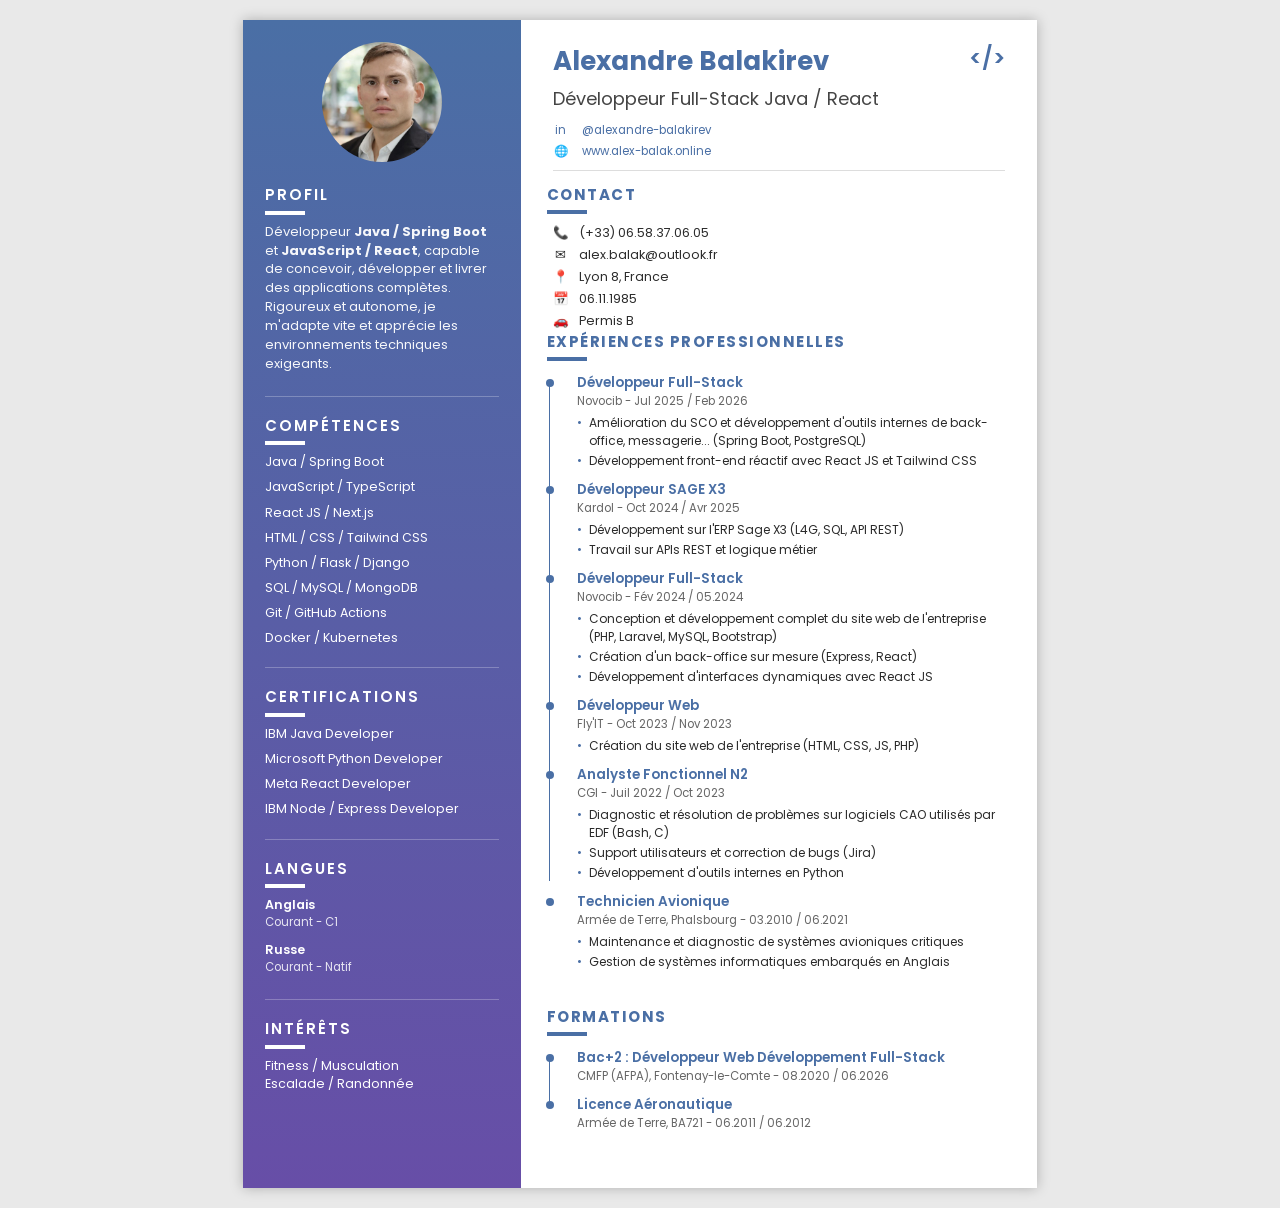
<file: index.html>
<!DOCTYPE html>
<html lang="fr">
<head>
<meta charset="UTF-8">
<meta name="viewport" content="width=device-width, initial-scale=1.0">
<title>CV - Alexandre Balakirev</title>
<link rel="preconnect" href="https://fonts.googleapis.com">
<link href="https://fonts.googleapis.com/css2?family=Poppins:wght@400;500;600;700&display=swap" rel="stylesheet">
<link rel="stylesheet" href="style.css">
</head>
<body>
    <div id="page">

        <!-- ===================== ASIDE / SIDEBAR ===================== -->
        <aside>
            <div id="photo-container">
                <img src="photo.jpg" alt="Photo de profil" id="photo">
            </div>

            <div class="aside-block" id="profile">
                <h3 class="aside-title">Profil</h3>
                <p>
                    Développeur <strong>Java / Spring Boot</strong> et <strong>JavaScript / React</strong>,
                    capable de concevoir, développer et livrer des applications complètes.
                    Rigoureux et autonome, je m'adapte vite et apprécie les environnements
                    techniques exigeants.
                </p>
            </div>

            <div class="aside-block" id="skills">
                <h3 class="aside-title">Compétences</h3>
                <ul>
                    <li>Java / Spring Boot</li>
                    <li>JavaScript / TypeScript</li>
                    <li>React JS / Next.js</li>
                    <li>HTML / CSS / Tailwind CSS</li>
                    <li>Python / Flask / Django</li>
                    <li>SQL / MySQL / MongoDB</li>
                    <li>Git / GitHub Actions</li>
                    <li>Docker / Kubernetes</li>
                </ul>
            </div>

            <div class="aside-block" id="certifications">
                <h3 class="aside-title">Certifications</h3>
                <ul class="no-bullets">
                    <li>IBM Java Developer</li>
                    <li>Microsoft Python Developer</li>
                    <li>Meta React Developer</li>
                    <li>IBM Node / Express Developer</li>
                </ul>
            </div>

            <div class="aside-block" id="languages">
                <h3 class="aside-title">Langues</h3>
                <div class="lang-item">
                    <span class="lang-name">Anglais</span>
                    <span class="lang-level">Courant - C1</span>
                </div>
                <div class="lang-item">
                    <span class="lang-name">Russe</span>
                    <span class="lang-level">Courant - Natif</span>
                </div>
            </div>

            <div class="aside-block" id="hobbies">
                <h3 class="aside-title">Intérêts</h3>
                <ul class="no-bullets">
                    <li>Fitness / Musculation</li>
                    <li>Escalade / Randonnée</li>
                </ul>
            </div>
        </aside>

        <!-- ===================== MAIN CONTENT ===================== -->
        <main>
            <header id="main-header">
                <div id="header-text">
                    <h1 id="name">Alexandre Balakirev</h1>
                    <h2 id="job">Développeur Full-Stack Java / React</h2>
                    <div id="links">
                        <a href="https://linkedin.com/in/alexandre-balakirev" target="_blank">
                            <span class="icon">in</span> @alexandre-balakirev
                        </a>
                        <a href="https://www.alex-balak.online" target="_blank">
                            <span class="icon">&#127760;</span> www.alex-balak.online
                        </a>
                    </div>
                </div>
                <div id="header-icon">&lt;/&gt;</div>
            </header>

            <section id="contact">
                <h3 class="section-title">Contact</h3>
                <div class="contact-grid">
                    <div class="contact-item"><span class="icon">&#128222;</span> (+33) 06.58.37.06.05</div>
                    <div class="contact-item"><span class="icon">&#9993;</span> alex.balak@outlook.fr</div>
                    <div class="contact-item"><span class="icon">&#128205;</span> Lyon 8, France</div>
                    <div class="contact-item"><span class="icon">&#128197;</span> 06.11.1985</div>
                    <div class="contact-item"><span class="icon">&#128663;</span> Permis B</div>
                </div>
            </section>

            <section id="experience">
                <h3 class="section-title">Expériences Professionnelles</h3>
                <div class="timeline">

                    <div class="timeline-item">
                        <h4 class="job-title">Développeur Full-Stack</h4>
                        <p class="job-meta">Novocib - Jul 2025 / Feb 2026</p>
                        <ul>
                            <li>Amélioration du SCO et développement d'outils internes de back-office, messagerie... (Spring Boot, PostgreSQL)</li>
                            <li>Développement front-end réactif avec React JS et Tailwind CSS</li>
                        </ul>
                    </div>

                    <div class="timeline-item">
                        <h4 class="job-title">Développeur SAGE X3</h4>
                        <p class="job-meta">Kardol - Oct 2024 / Avr 2025</p>
                        <ul>
                            <li>Développement sur l'ERP Sage X3 (L4G, SQL, API REST)</li>
                            <li>Travail sur APIs REST et logique métier</li>
                        </ul>
                    </div>

                    <div class="timeline-item">
                        <h4 class="job-title">Développeur Full-Stack</h4>
                        <p class="job-meta">Novocib - Fév 2024 / 05.2024</p>
                        <ul>
                            <li>Conception et développement complet du site web de l'entreprise (PHP, Laravel, MySQL, Bootstrap)</li>
                            <li>Création d'un back-office sur mesure (Express, React)</li>
                            <li>Développement d'interfaces dynamiques avec React JS</li>
                        </ul>
                    </div>

                    <div class="timeline-item">
                        <h4 class="job-title">Développeur Web</h4>
                        <p class="job-meta">Fly'IT - Oct 2023 / Nov 2023</p>
                        <ul>
                            <li>Création du site web de l'entreprise (HTML, CSS, JS, PHP)</li>
                        </ul>
                    </div>

                    <div class="timeline-item">
                        <h4 class="job-title">Analyste Fonctionnel N2</h4>
                        <p class="job-meta">CGI - Juil 2022 / Oct 2023</p>
                        <ul>
                            <li>Diagnostic et résolution de problèmes sur logiciels CAO utilisés par EDF (Bash, C)</li>
                            <li>Support utilisateurs et correction de bugs (Jira)</li>
                            <li>Développement d'outils internes en Python</li>
                        </ul>
                    </div>

                    <div class="timeline-item">
                        <h4 class="job-title">Technicien Avionique</h4>
                        <p class="job-meta">Armée de Terre, Phalsbourg - 03.2010 / 06.2021</p>
                        <ul>
                            <li>Maintenance et diagnostic de systèmes avioniques critiques</li>
                            <li>Gestion de systèmes informatiques embarqués en Anglais</li>
                        </ul>
                    </div>

                </div>
            </section>

            <section id="education">
                <h3 class="section-title">Formations</h3>
                <div class="timeline">
                    <div class="timeline-item">
                        <h4 class="job-title">Bac+2 : Développeur Web Développement Full-Stack</h4>
                        <p class="job-meta">CMFP (AFPA), Fontenay-le-Comte - 08.2020 / 06.2026</p>
                    </div>
                    <div class="timeline-item">
                        <h4 class="job-title">Licence Aéronautique</h4>
                        <p class="job-meta">Armée de Terre, BA721 - 06.2011 / 06.2012</p>
                    </div>
                </div>
            </section>

        </main>
    </div>
</body>
</html>
</file>
<file: style.css>
/* ==========================================================
   RESET & BASE
   ========================================================== */
* {
    margin: 0;
    padding: 0;
    box-sizing: border-box;
}

body {
    font-family: 'Poppins', Arial, sans-serif;
    background: #e9e9e9;
    display: flex;
    justify-content: center;
    padding: 20px 0;
}

a {
    color: inherit;
    text-decoration: none;
}

ul {
    list-style: none;
}

/* ==========================================================
   PAGE — A4 FORMAT (210mm x 297mm)
   ========================================================== */
#page {
    width: 210mm;
    min-height: 297mm;
    display: flex;
    background: #fff;
    box-shadow: 0 0 12px rgba(0, 0, 0, 0.25);
    overflow: hidden;
}

/* ==========================================================
   ASIDE / SIDEBAR
   ========================================================== */
aside {
    width: 35%;
    background: linear-gradient(180deg, #4A6FA5 0%, #674EA7 100%);
    color: #fff;
    padding: 22px 22px;
    display: flex;
    flex-direction: column;
    gap: 18px;
}

#photo-container {
    display: flex;
    justify-content: center;
    margin-bottom: 4px;
}

#photo-container img,
#photo {
    width: 120px;
    height: 120px;
    border-radius: 50%;
    object-fit: cover;
    background: rgba(255, 255, 255, 0.15);
}

.aside-title {
    font-size: 15px;
    letter-spacing: 2px;
    text-transform: uppercase;
    font-weight: 600;
    margin-bottom: 8px;
    position: relative;
}

/* SMALL HORISONTAL LINE UNDER ASIDE TITLES */
.aside-title::after {
    content: "";
    display: block;
    width: 40px;
    height: 4px;
    background: #fff;
    margin-top: 5px;
}

.aside-block {
    font-size: 12.5px;
    line-height: 1.45;
    border-bottom: 1px solid rgba(255, 255, 255, 0.25);
    padding-bottom: 13px;
}

.aside-block:last-child {
    border-bottom: none;
}

#profile p {
    opacity: 0.95;
    margin-bottom: 9px;
    font-size: 13px;
}

#skills ul li,
#certifications ul li {
    margin-bottom: 7px;
    position: relative;
    padding-left: 0;
}

.no-bullets li {
    list-style: none;
}

.lang-item {
    margin-bottom: 10px;
}

.lang-name {
    display: block;
    font-weight: 600;
}

.lang-level {
    display: block;
    font-size: 11.5px;
    opacity: 0.85;
}

/* ==========================================================
   MAIN CONTENT
   ========================================================== */
main {
    width: 65%;
    padding: 22px 32px;
    color: #2b2b2b;
}

#main-header {
    display: flex;
    justify-content: space-between;
    align-items: flex-start;
    border-bottom: 1px solid #ddd;
    padding-bottom: 10px;
    margin-bottom: 12px;
}

#name {
    font-size: 26px;
    font-weight: 700;
    color: #4A6FA5;
}

#job {
    font-size: 18px;
    font-weight: 400;
    color: #444;
    margin-top: 4px;
}

#links {
    margin-top: 10px;
    display: flex;
    flex-direction: column;
    gap: 4px;
    font-size: 11.5px;
}

#links a {
    color: #4A6FA5;
}

#header-icon {
    font-size: 22px;
    color: #4A6FA5;
    font-weight: 600;
}

.icon {
    display: inline-block;
    width: 16px;
    text-align: center;
}

.section-title {
    font-size: 15px;
    letter-spacing: 1.5px;
    text-transform: uppercase;
    color: #4A6FA5;
    font-weight: 700;
    margin-bottom: 10px;
    position: relative;
    margin-left: -6px;
}

/* SMALL HORISONTAL LINE UNDER SECTION TITLES  */
.section-title::after {
    content: "";
    display: block;
    width: 40px;
    height: 4px;
    background: #4A6FA5;
    margin-top: 4px;
}


.contact-grid {
    display: flex;
    flex-direction: column;
    gap: 4px;
    font-size: 12.5px;
}

#experience,
#education {
    margin-bottom: 14px;
}

/* ==========================================================
   TIMELINE
   ========================================================== */
.timeline {
    position: relative;
    padding-left: 12px;
    margin-top: 12px;
    padding-bottom: 10px;
}


.timeline-item {
    position: relative;
    margin-bottom: 10px;
    padding-left: 12px;
}

/* Vertical line */
.timeline::before {
    content: "";
    position: absolute;
    left: -4px;
    top: 7px;
    bottom: 50px;
    width: 1px !important;
    background: #4A6FA5;
}

#experience .timeline::before {
    bottom: 110px !important;
}

/* DOTS */
.timeline-item::before {
    content: "";
    position: absolute;
    left: -19px;
    top: 6px;
    width: 8px;
    height: 8px;
    border-radius: 50%;
    background: #4A6FA5;
}

.job-title {
    font-size: 13.5px;
    font-weight: 600;
    color: #4A6FA5;
}

.job-meta {
    font-size: 11.5px;
    color: #666;
    margin-bottom: 4px;
}

.timeline-item ul {
    font-size: 12px;
    line-height: 1.5;
}

.timeline-item ul li {
    position: relative;
    padding-left: 12px;
    margin-bottom: 2px;
}

.timeline-item ul li::before {
    content: "•";
    position: absolute;
    left: 0;
    color: #4A6FA5;
}

/* ==========================================================
   PRINT / PDF EXPORT — FIXED
   ========================================================== */
@media print {

    /* Force background colors & gradients */
    * {
        -webkit-print-color-adjust: exact !important;
        print-color-adjust: exact !important;
    }

    html, body {
        background: none !important;
        padding: 0 !important;
        margin: 0 !important;
        height: 297mm;
    }

    #page {
        width: 210mm !important;
        height: 297mm !important;
        min-height: 0 !important;
        max-height: 297mm !important;
        box-shadow: none !important;
        margin: 0 !important;
        overflow: hidden !important;
        page-break-after: avoid !important;
        page-break-inside: avoid !important;
    }

    aside, main {
        height: 297mm !important;
        overflow: hidden !important;
    }

    @page {
        size: A4;
        margin: 0;
    }
}


#skills ul li i,
#certifications ul li i {
    font-size: 18px;
    margin-right: 2px;
    opacity: 0.9;   
}


#main-header #links a i {
    font-size: 15px;
    color: #4A6FA5;
    font-weight: 600;
}

#main-header #links a .icon {
    margin-right: 10px;
}


#contact .contact-grid i {
    font-size: 16px;
    color: white;
    font-weight: 600;
}

#contact .contact-grid .icon {
    margin-right: 7px;
}

/* ==========================================================
   ICONS INSIDE SECTION TITLES
   ========================================================== */
.aside-title i {
    font-size: 16px;
    margin-right: 3px;
    vertical-align: middle;
}

.section-title i {
    font-size: 13px;
    margin-right: 6px;
    color: var(--accent, #4A6FA5);
    vertical-align: middle;
}

/* ==========================================================
   LANGUAGE SWITCHER
   ========================================================== */
#lang-switch {
    position: absolute;
    top: 12px;
    right: 16px;
}



/* Make sure the header can contain the absolute switcher */
#main-header {
    position: relative;
}
</file>
